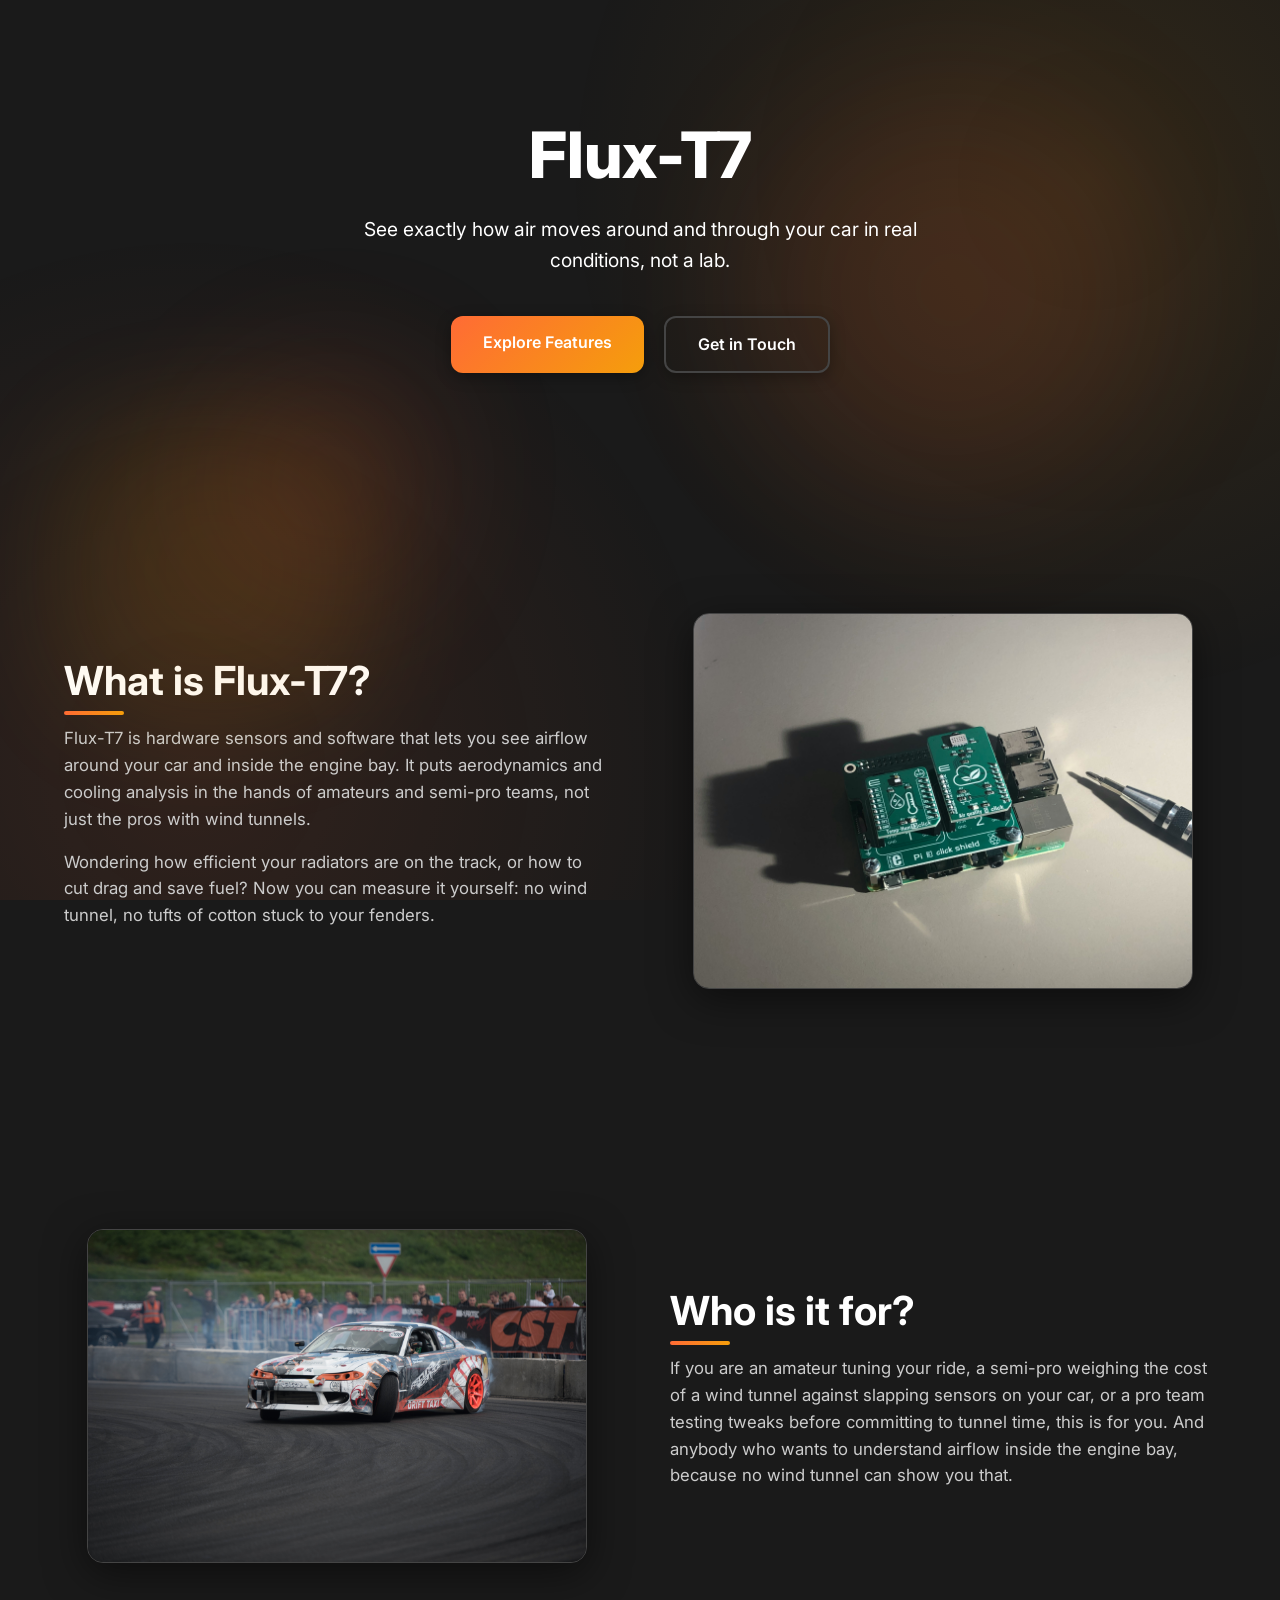
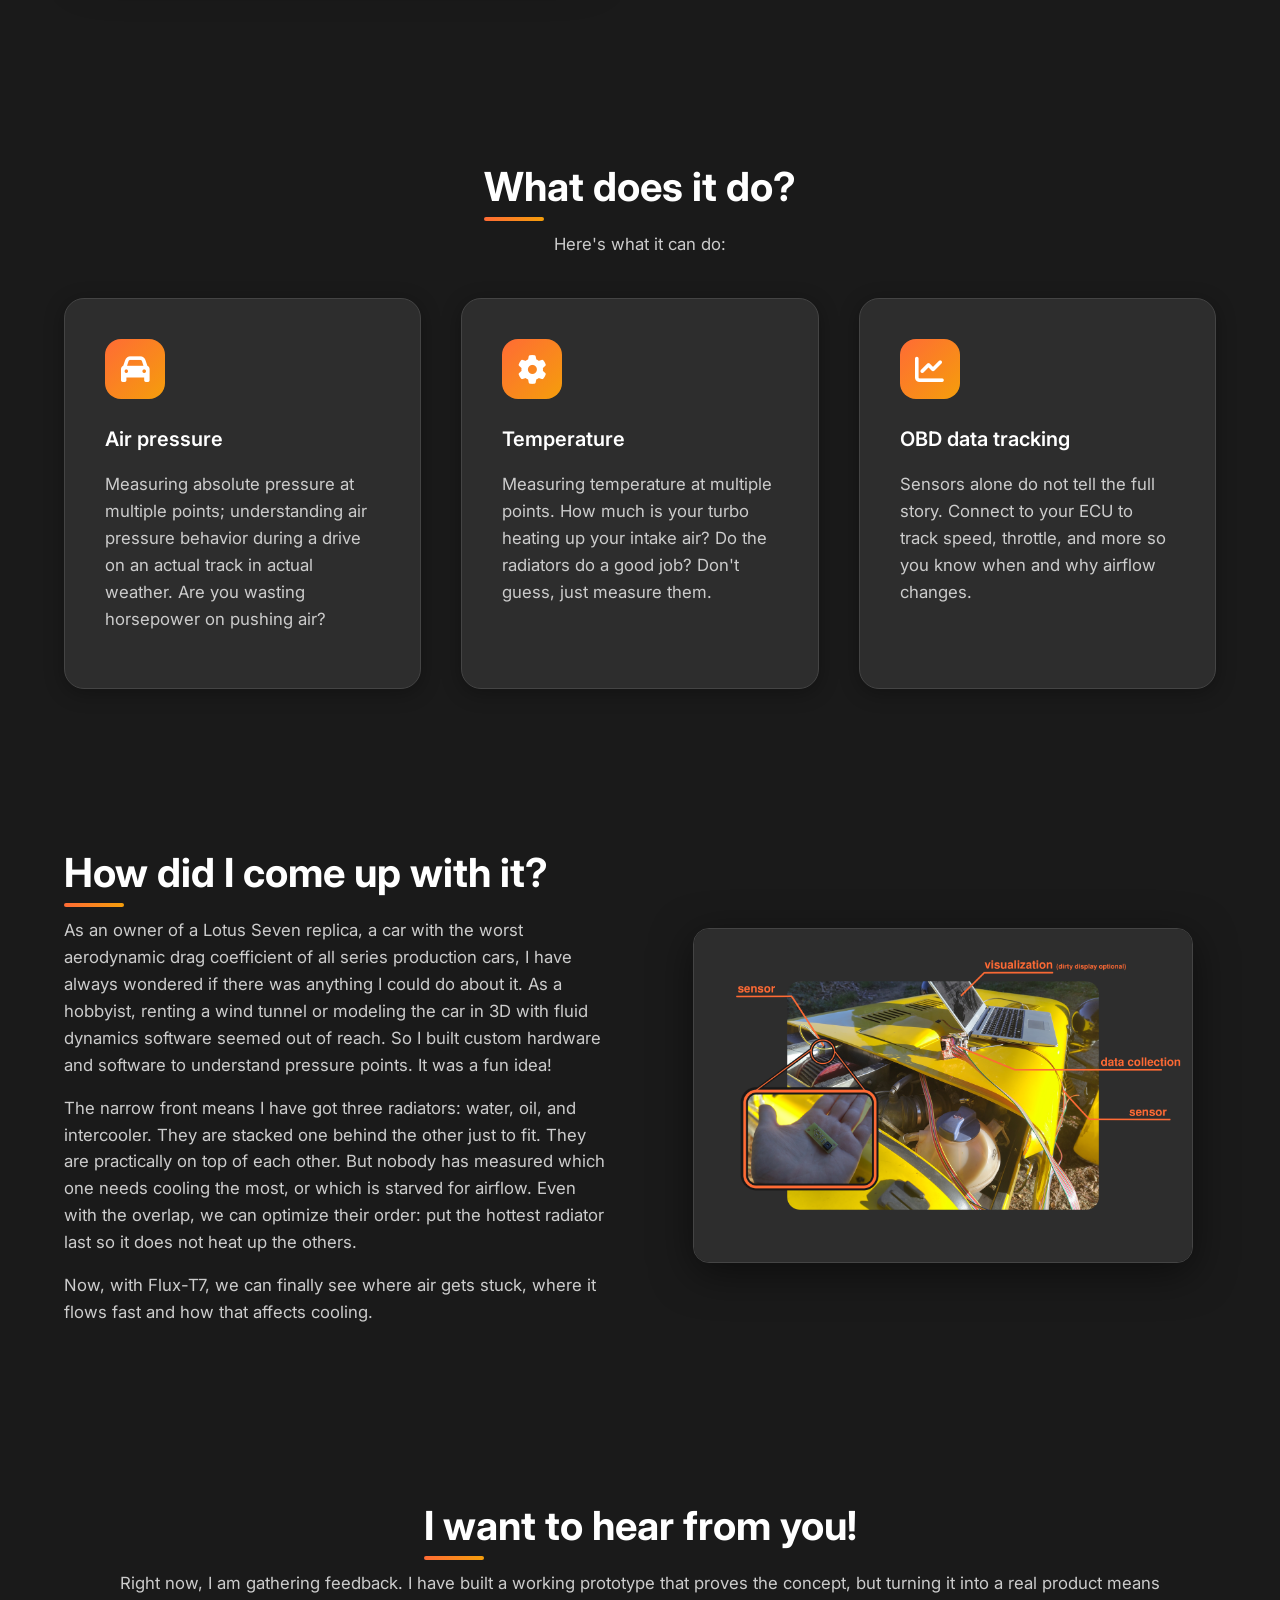
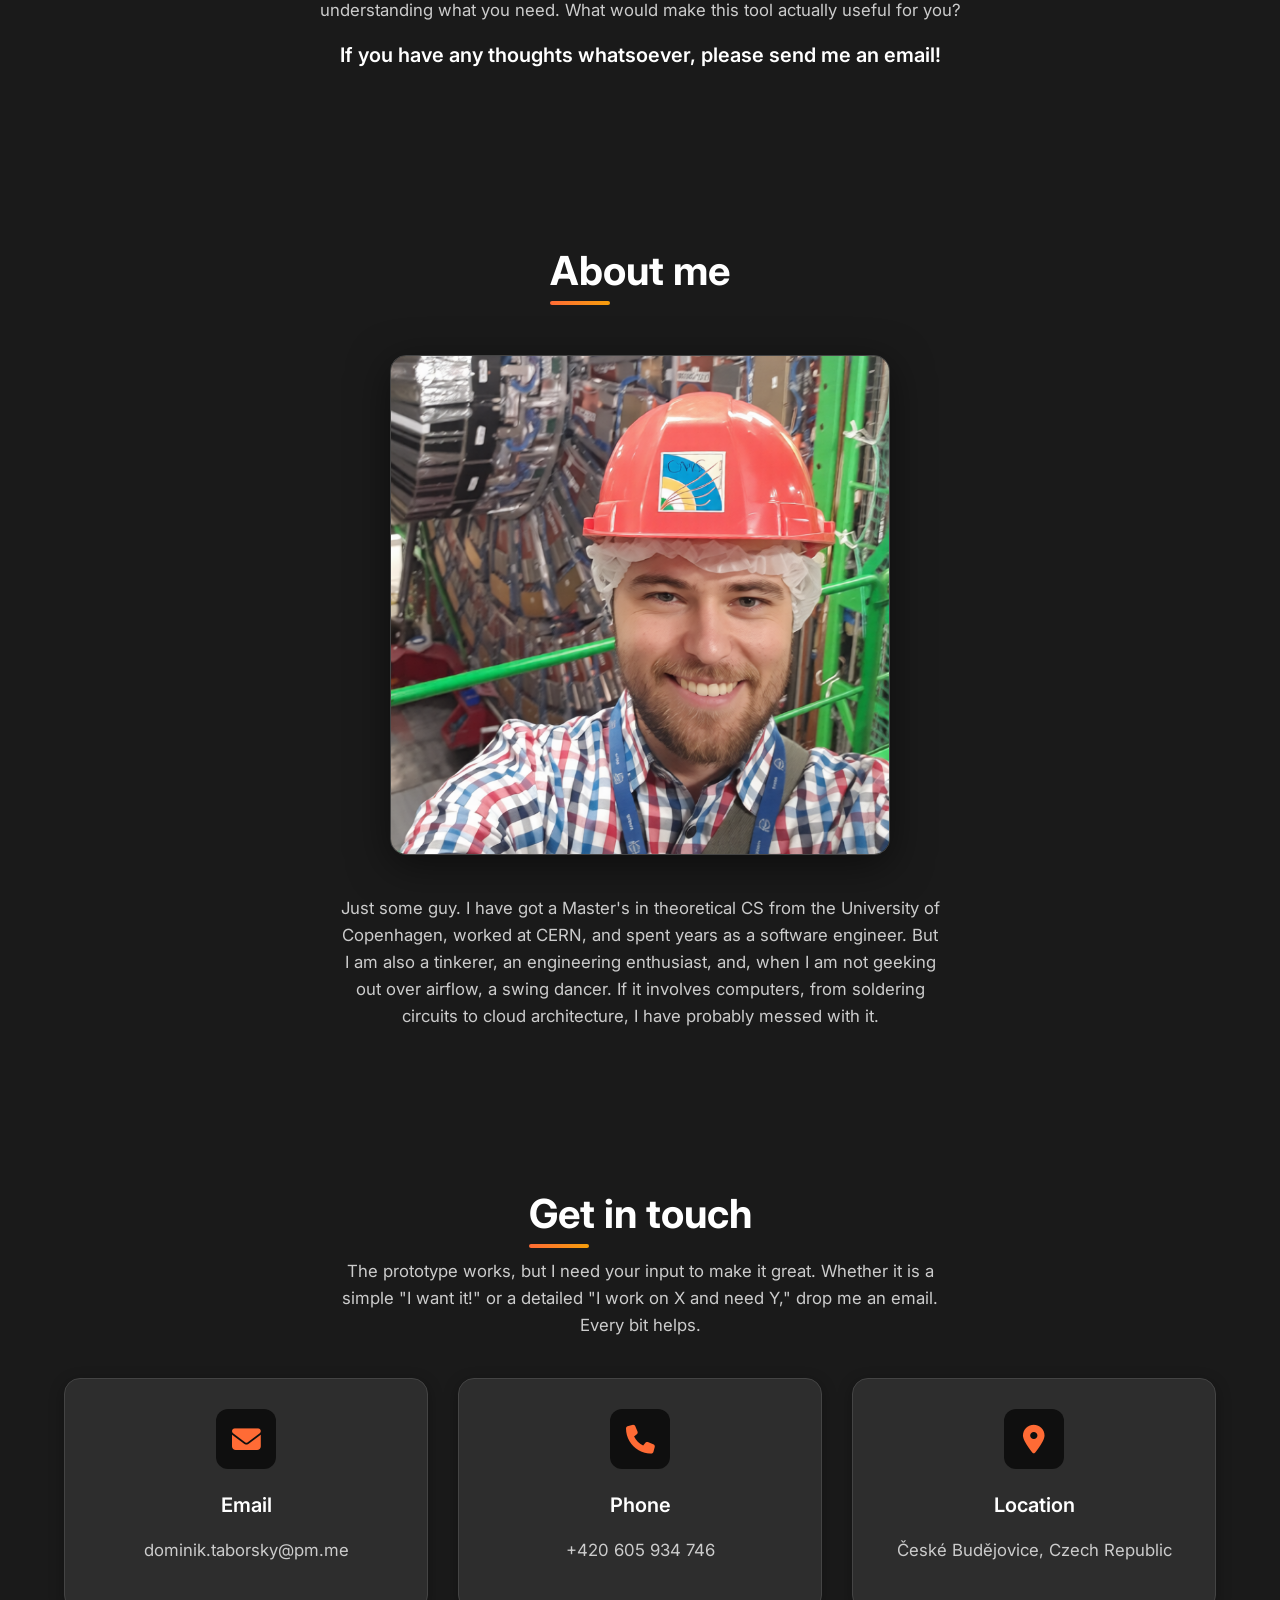
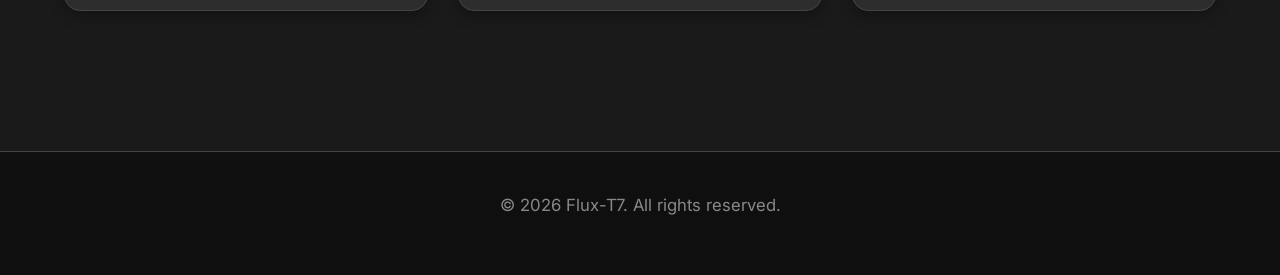
<file: index.html>
<!DOCTYPE html>
<html lang="en">
<head>
    <meta charset="UTF-8">
    <meta name="viewport" content="width=device-width, initial-scale=1.0">
    <title>Flux-T7 - Car Sensor Visualizer</title>
    <style>
        /* CSS Variables */
        :root {
            --bg-dark: #1a1a1a;
            --bg-darker: #0f0f0f;
            --bg-card: #2d2d2d;
            --primary: #ff6b35;
            --primary-light: #ff8c5a;
            --primary-dark: #e55a2b;
            --accent: #f59e0b;
            --text: #ffffff;
            --text-light: #cccccc;
            --text-muted: #888888;
            --border: #444444;
            --shadow: rgba(0, 0, 0, 0.3);
            --shadow-lg: rgba(0, 0, 0, 0.5);
        }

        /* Reset & Base */
        * {
            margin: 0;
            padding: 0;
            box-sizing: border-box;
        }

        body {
            font-family: 'Inter', -apple-system, BlinkMacSystemFont, 'Segoe UI', Roboto, sans-serif;
            line-height: 1.6;
            color: var(--text);
            background: var(--bg-dark);
            overflow-x: hidden;
        }

        /* Gradient Background Overlay - subtle orange glow */
        body::before {
            content: '';
            position: fixed;
            top: 0;
            left: 0;
            width: 100%;
            height: 100%;
            background: 
                radial-gradient(circle at 15% 85%, rgba(255, 107, 53, 0.1) 0%, transparent 40%),
                radial-gradient(circle at 85% 20%, rgba(245, 158, 11, 0.1) 0%, transparent 40%);
            pointer-events: none;
            z-index: -1;
        }

        /* Container */
        .container {
            max-width: 1200px;
            margin: 0 auto;
            padding: 0 24px;
        }

        /* Section Base */
        section {
            padding: 80px 0;
        }

        /* Typography */
        h1 {
            font-size: clamp(2.5rem, 5vw, 4rem);
            font-weight: 800;
            color: var(--text);
            line-height: 1.1;
            margin-bottom: 24px;
        }

        h2 {
            font-size: clamp(1.8rem, 4vw, 2.5rem);
            font-weight: 700;
            color: var(--text);
            line-height: 1.2;
            margin-bottom: 20px;
            position: relative;
            display: inline-block;
        }

        h2::after {
            content: '';
            position: absolute;
            bottom: -10px;
            left: 0;
            width: 60px;
            height: 4px;
            background: linear-gradient(90deg, var(--primary), var(--accent));
            border-radius: 2px;
        }

        /* Centered h2 container with left-aligned underline */
        .centered-text {
            text-align: center;
        }
        .centered-text h2 {
            display: inline-block;
        }

        h3 {
            font-size: 1.25rem;
            font-weight: 600;
            color: var(--text);
            margin-bottom: 16px;
        }

        p {
            color: var(--text-light);
            margin-bottom: 16px;
            font-size: 1.05rem;
        }

        .lead {
            font-size: 1.2rem;
            color: var(--text);
            max-width: 600px;
            margin: 0 auto;
        }

        /* Buttons */
        .btn {
            display: inline-block;
            padding: 14px 32px;
            background: linear-gradient(135deg, var(--primary), var(--accent));
            color: white;
            text-decoration: none;
            border-radius: 12px;
            font-weight: 600;
            font-size: 1rem;
            transition: all 0.3s ease;
            box-shadow: 0 4px 15px var(--shadow);
            border: none;
            cursor: pointer;
        }

        .btn:hover {
            transform: translateY(-2px);
            box-shadow: 0 8px 25px var(--shadow-lg);
            background: linear-gradient(135deg, var(--primary-light), var(--accent));
        }

        .btn-outline {
            background: transparent;
            border: 2px solid var(--border);
            color: var(--text);
        }

        .btn-outline:hover {
            border-color: var(--primary);
            color: var(--primary);
        }

        /* Hero Section */
        #hero {
            padding: 120px 0;
            text-align: center;
            position: relative;
        }

        #hero .container {
            position: relative;
            z-index: 2;
        }

        .hero-badge {
            display: inline-block;
            padding: 8px 20px;
            background: rgba(255, 107, 53, 0.15);
            color: var(--primary-light);
            border-radius: 20px;
            font-size: 0.9rem;
            font-weight: 600;
            margin-bottom: 32px;
            border: 1px solid rgba(255, 107, 53, 0.3);
        }

        .hero-cta {
            display: flex;
            gap: 20px;
            justify-content: center;
            flex-wrap: wrap;
            margin-top: 40px;
        }

        /* Abstract Background Elements */
        .abstract-shape {
            position: absolute;
            opacity: 0.12;
            pointer-events: none;
            z-index: 1;
        }

        .abstract-1 {
            width: 400px;
            height: 400px;
            background: var(--primary);
            border-radius: 50%;
            top: 10%;
            right: 10%;
            filter: blur(80px);
        }

        .abstract-2 {
            width: 300px;
            height: 300px;
            background: var(--accent);
            border-radius: 30%;
            bottom: 20%;
            left: 5%;
            filter: blur(60px);
        }

        .abstract-3 {
            width: 250px;
            height: 250px;
            background: var(--primary-dark);
            border-radius: 60% 40% 30% 70% / 60% 30% 70% 40%;
            top: 40%;
            left: 15%;
            filter: blur(70px);
        }

        /* Placeholder Image */
        .placeholder-graphic {
            width: 100%;
            max-width: 500px;
            height: auto;
            border-radius: 16px;
            box-shadow: 0 10px 40px var(--shadow-lg);
            margin: 40px auto;
            display: block;
            border: 1px solid var(--border);
        }

        /* Section Layouts */
        .section-grid {
            display: grid;
            grid-template-columns: repeat(auto-fit, minmax(300px, 1fr));
            gap: 40px;
        }

        .feature-card {
            background: var(--bg-card);
            padding: 40px;
            border-radius: 20px;
            box-shadow: 0 4px 20px var(--shadow);
            transition: transform 0.3s ease, box-shadow 0.3s ease;
            border: 1px solid var(--border);
        }

        .feature-card:hover {
            transform: translateY(-8px);
            box-shadow: 0 12px 40px var(--shadow-lg);
            border-color: var(--primary);
        }

        .feature-card .icon {
            width: 60px;
            height: 60px;
            background: linear-gradient(135deg, var(--primary), var(--accent));
            border-radius: 16px;
            margin-bottom: 24px;
            display: flex;
            align-items: center;
            justify-content: center;
            font-size: 1.8rem;
            color: white;
        }

        /* Two Column Layout */
        .two-col {
            display: grid;
            grid-template-columns: 1fr 1fr;
            gap: 60px;
            align-items: center;
        }

        @media (max-width: 968px) {
            .two-col {
                grid-template-columns: 1fr;
                gap: 40px;
            }
        }

        .image-placeholder {
            width: 100%;
            height: 300px;
            background: var(--bg-darker);
            border-radius: 16px;
            border: 2px dashed var(--border);
            display: flex;
            align-items: center;
            justify-content: center;
            color: var(--text-muted);
            font-size: 0.9rem;
        }

        /* About Section */
        .profile-placeholder {
            width: 200px;
            height: 200px;
            border-radius: 50%;
            background: linear-gradient(135deg, var(--primary), var(--accent));
            margin: 0 auto 30px;
            display: flex;
            align-items: center;
            justify-content: center;
            color: white;
            font-size: 4rem;
            box-shadow: 0 10px 40px var(--shadow-lg);
            border: 4px solid var(--bg-card);
        }

        /* Contact Section */
        .contact-grid {
            display: grid;
            grid-template-columns: repeat(auto-fit, minmax(250px, 1fr));
            gap: 30px;
            margin-top: 40px;
        }

        .contact-item {
            background: var(--bg-card);
            padding: 30px;
            border-radius: 16px;
            text-align: center;
            box-shadow: 0 4px 15px var(--shadow);
            transition: transform 0.3s ease;
            border: 1px solid var(--border);
        }

        .contact-item:hover {
            transform: translateY(-5px);
            box-shadow: 0 12px 30px var(--shadow-lg);
            border-color: var(--primary);
        }

        .contact-item .contact-icon {
            width: 60px;
            height: 60px;
            background: var(--bg-darker);
            border-radius: 12px;
            margin: 0 auto 20px;
            display: flex;
            align-items: center;
            justify-content: center;
            font-size: 1.8rem;
            color: var(--primary);
        }

        /* Social Links */
        .social-links {
            display: flex;
            gap: 16px;
            justify-content: center;
            flex-wrap: wrap;
            margin-top: 30px;
        }

        .social-link {
            width: 50px;
            height: 50px;
            background: var(--bg-darker);
            border-radius: 12px;
            display: flex;
            align-items: center;
            justify-content: center;
            text-decoration: none;
            color: var(--text-muted);
            font-size: 1.4rem;
            transition: all 0.3s ease;
            border: 1px solid var(--border);
        }

        .social-link:hover {
            background: var(--primary);
            color: white;
            transform: translateY(-3px);
            border-color: var(--primary);
        }

        /* Footer */
        footer {
            background: var(--bg-darker);
            color: var(--text);
            padding: 40px 0;
            text-align: center;
            margin-top: 60px;
            border-top: 1px solid var(--border);
        }

        footer p {
            color: var(--text-muted);
        }

        /* Responsive adjustments for dark theme */
        .hero-badge {
            background: rgba(255, 107, 53, 0.15);
            color: var(--primary-light);
        }

        /* Responsive */
        @media (max-width: 768px) {
            section {
                padding: 60px 0;
            }

            #hero {
                padding: 100px 0;
            }

            .hero-cta {
                flex-direction: column;
                align-items: center;
            }

            .btn {
                width: 100%;
                max-width: 300px;
            }

            .section-grid {
                grid-template-columns: 1fr;
            }
        }

        /* Animations */
        @keyframes fadeInUp {
            from {
                opacity: 0;
                transform: translateY(30px);
            }
            to {
                opacity: 1;
                transform: translateY(0);
            }
        }

        .animate-fade-in {
            animation: fadeInUp 0.6s ease forwards;
        }

        /* Delay animations */
        .delay-1 { animation-delay: 0.1s; }
        .delay-2 { animation-delay: 0.2s; }
        .delay-3 { animation-delay: 0.3s; }
        .delay-4 { animation-delay: 0.4s; }

        /* Hide placeholder text visually but keep for screen readers */
        .sr-only {
            position: absolute;
            width: 1px;
            height: 1px;
            padding: 0;
            margin: -1px;
            overflow: hidden;
            clip: rect(0, 0, 0, 0);
            white-space: nowrap;
            border: 0;
        }
    </style>
    <link rel="preconnect" href="https://fonts.googleapis.com">
    <link rel="preconnect" href="https://fonts.gstatic.com" crossorigin>
    <link href="https://fonts.googleapis.com/css2?family=Inter:wght@400;600;700;800&display=swap" rel="stylesheet">
    <link rel="stylesheet" href="https://cdnjs.cloudflare.com/ajax/libs/font-awesome/6.4.0/css/all.min.css">
</head>
<body>
    <!-- Abstract Background Shapes -->
    <div class="abstract-shape abstract-1"></div>
    <div class="abstract-shape abstract-2"></div>
    <div class="abstract-shape abstract-3"></div>

    <!-- Hero Section -->
    <section id="hero">
        <div class="container">
            <!-- <div class="hero-badge animate-fade-in">Understanding airflows around and in your car</div> -->
            <h1 class="animate-fade-in delay-1">Flux-T7</h1>
            <p class="lead animate-fade-in delay-2">
                See exactly how air moves around and through your car in real conditions, not a lab.
            </p>
            <div class="hero-cta animate-fade-in delay-3">
                <a href="#features" class="btn">Explore Features</a>
                <a href="#contact" class="btn btn-outline">Get in Touch</a>
            </div>
            <!-- Main graphic -->
            <!-- <img src="images/hero.jpg" alt="Flux-T7" class="placeholder-graphic animate-fade-in delay-4"> -->
        </div>
    </section>

    <!-- What is Flux-T7 Section -->
    <section id="what">
        <div class="container">
            <div class="two-col">
                <div class="animate-fade-in">
                    <h2>What is Flux-T7?</h2>
                    <p>Flux-T7 is hardware sensors and software that lets you see airflow around your car and inside the engine bay. It puts aerodynamics and cooling analysis in the hands of amateurs and semi-pro teams, not just the pros with wind tunnels. </p>
                    <p>Wondering how efficient your radiators are on the track, or how to cut drag and save fuel? Now you can measure it yourself: no wind tunnel, no tufts of cotton stuck to your fenders.</p>
                </div>
                <img src="images/what-is-it.jpg" alt="Flux-T7 hardware" class="placeholder-graphic animate-fade-in delay-1">
            </div>
        </div>
    </section>

    <!-- Who is it for Section -->
    <section id="for">
        <div class="container">
            <div class="two-col">
                <img src="images/who-is-it-for.jpg" alt="Target audience" class="placeholder-graphic animate-fade-in">
                <div class="animate-fade-in delay-1">
                    <h2>Who is it for?</h2>
                    <p>If you are an amateur tuning your ride, a semi-pro weighing the cost of a wind tunnel against slapping sensors on your car, or a pro team testing tweaks before committing to tunnel time, this is for you. And anybody who wants to understand airflow inside the engine bay, because no wind tunnel can show you that.</p>
                </div>
            </div>
        </div>
    </section>

    <!-- Features Section -->
    <section id="features">
        <div class="container">
            <div class="animate-fade-in centered-text">
                <h2>What does it do?</h2>
                <p style="text-align: center; max-width: 600px; margin: 0 auto 40px;">
                    Here's what it can do:
                </p>
            </div>
            <div class="section-grid">
                <div class="feature-card animate-fade-in delay-1">
                    <div class="icon"><i class="fas fa-car"></i></div>
                    <h3>Air pressure</h3>
                    <p>Measuring absolute pressure at multiple points; understanding air pressure behavior during a drive on an actual track in actual weather. Are you wasting horsepower on pushing air?</p>
                </div>
                <div class="feature-card animate-fade-in delay-2">
                    <div class="icon"><i class="fas fa-cog"></i></div>
                    <h3>Temperature</h3>
                    <p>Measuring temperature at multiple points. How much is your turbo heating up your intake air? Do the radiators do a good job? Don't guess, just measure them.</p>
                </div>
                <div class="feature-card animate-fade-in delay-3">
                    <div class="icon"><i class="fas fa-chart-line"></i></div>
                    <h3>OBD data tracking</h3>
                    <p>Sensors alone do not tell the full story. Connect to your ECU to track speed, throttle, and more so you know when and why airflow changes.</p>
                </div>
                <!-- <div class="feature-card animate-fade-in delay-4">
                    <div class="icon"><i class="fas fa-eye"></i></div>
                    <h3>Feature Four</h3>
                    <p>Lorem ipsum dolor sit amet, consectetur adipiscing elit. Nullam in dui mauris. Vivamus hendrerit arcu sed erat molestie vehicula.</p>
                </div>
                <div class="feature-card animate-fade-in delay-2">
                    <div class="icon"><i class="fas fa-cube"></i></div>
                    <h3>Feature Five</h3>
                    <p>Lorem ipsum dolor sit amet, consectetur adipiscing elit. Nullam in dui mauris. Vivamus hendrerit arcu sed erat molestie vehicula.</p>
                </div>
                <div class="feature-card animate-fade-in delay-3">
                    <div class="icon"><i class="fas fa-bolt"></i></div>
                    <h3>Feature Six</h3>
                    <p>Lorem ipsum dolor sit amet, consectetur adipiscing elit. Nullam in dui mauris. Vivamus hendrerit arcu sed erat molestie vehicula.</p>
                </div> -->
            </div>
        </div>
    </section>

    <!-- Motivation Section -->
    <section id="motivation">
        <div class="container">
            <div class="two-col">
                <div class="animate-fade-in">
                    <h2>How did I come up with it?</h2>
                    <p>As an owner of a Lotus Seven replica, a car with the worst aerodynamic drag coefficient of all series production cars, I have always wondered if there was anything I could do about it. As a hobbyist, renting a wind tunnel or modeling the car in 3D with fluid dynamics software seemed out of reach. So I built custom hardware and software to understand pressure points. It was a fun idea!</p>
                    <p>The narrow front means I have got three radiators: water, oil, and intercooler. They are stacked one behind the other just to fit. They are practically on top of each other. But nobody has measured which one needs cooling the most, or which is starved for airflow. Even with the overlap, we can optimize their order: put the hottest radiator last so it does not heat up the others.</p>
                    <p>Now, with Flux-T7, we can finally see where air gets stuck, where it flows fast and how that affects cooling.</p>
                </div>
                <img src="images/motivation.png" alt="Lotus Seven replica" class="placeholder-graphic animate-fade-in delay-1">
            </div>
        </div>
    </section>

    <!-- Feedback Section -->
    <section id="feedback">
        <div class="container">
            <div class="animate-fade-in" style="text-align: center;">
                <h2>I want to hear from you!</h2>
                <p>Right now, I am gathering feedback. I have built a working prototype that proves the concept, but turning it into a real product means understanding what you need. What would make this tool actually useful for you? </p>
                <h3>If you have any thoughts whatsoever, please send me an email! </h3>
            </div>
        </div>
    </section>

    <!-- About Me Section -->
    <section id="about">
        <div class="container">
            <div class="animate-fade-in" style="text-align: center;">
                <h2>About me</h2>
                <img src="images/ja_cropped.png" alt="Profile pic" class="placeholder-graphic animate-fade-in delay-1">
                <p style="max-width: 600px; margin: 0 auto;">
                    Just some guy. I have got a Master's in theoretical CS from the University of Copenhagen, worked at CERN, and spent years as a software engineer. But I am also a tinkerer, an engineering enthusiast, and, when I am not geeking out over airflow, a swing dancer. If it involves computers, from soldering circuits to cloud architecture, I have probably messed with it. 
                </p>
            </div>
        </div>
    </section>

    <!-- Contact Section -->
    <section id="contact">
        <div class="container">
            <div class="animate-fade-in" style="text-align: center;">
                <h2>Get in touch</h2>
                <p style="max-width: 600px; margin: 0 auto;">
                    The prototype works, but I need your input to make it great. Whether it is a simple "I want it!" or a detailed "I work on X and need Y," drop me an email. Every bit helps.
                </p>
            </div>
            <div class="contact-grid">
                <div class="contact-item animate-fade-in delay-1">
                    <div class="contact-icon"><i class="fas fa-envelope"></i></div>
                    <h3>Email</h3>
                    <p><a href="mailto:dominik.taborsky@pm.me" style="color: var(--text-light); text-decoration: none;">dominik.taborsky@pm.me</a></p>
                </div>
                <div class="contact-item animate-fade-in delay-2">
                    <div class="contact-icon"><i class="fas fa-phone"></i></div>
                    <h3>Phone</h3>
                    <p>+420 605 934 746</p>
                </div>
                <div class="contact-item animate-fade-in delay-3">
                    <div class="contact-icon"><i class="fas fa-map-marker-alt"></i></div>
                    <h3>Location</h3>
                    <p>České Budějovice, Czech Republic</p>
                </div>
            </div>
            <!-- <div class="social-links animate-fade-in delay-4">
                <a href="#" class="social-link" aria-label="GitHub"><i class="fab fa-github"></i></a>
                <a href="#" class="social-link" aria-label="LinkedIn"><i class="fab fa-linkedin"></i></a>
                <a href="#" class="social-link" aria-label="Twitter"><i class="fab fa-twitter"></i></a>
                <a href="#" class="social-link" aria-label="Discord"><i class="fab fa-discord"></i></a>
            </div> -->
        </div>
    </section>

    <!-- Footer -->
    <footer class="animate-fade-in">
        <div class="container">
            <p>&copy; <span id="year"></span> Flux-T7. All rights reserved.</p>
        </div>
    </footer>

    <script>
        // Set current year
        document.getElementById('year').textContent = new Date().getFullYear();

        // Smooth scrolling for anchor links
        document.querySelectorAll('a[href^="#"]').forEach(anchor => {
            anchor.addEventListener('click', function (e) {
                e.preventDefault();
                const target = document.querySelector(this.getAttribute('href'));
                if (target) {
                    target.scrollIntoView({
                        behavior: 'smooth',
                        block: 'start'
                    });
                }
            });
        });

        // Animate on scroll
        const observerOptions = {
            threshold: 0.1,
            rootMargin: '0px 0px -50px 0px'
        };

        const observer = new IntersectionObserver((entries) => {
            entries.forEach(entry => {
                if (entry.isIntersecting) {
                    entry.target.classList.add('animate-fade-in');
                }
            });
        }, observerOptions);

        // Observe all sections
        document.querySelectorAll('section > *').forEach(el => {
            if (!el.classList.contains('animate-fade-in')) {
                observer.observe(el);
            }
        });
    </script>
</body>
</html>
</file>
